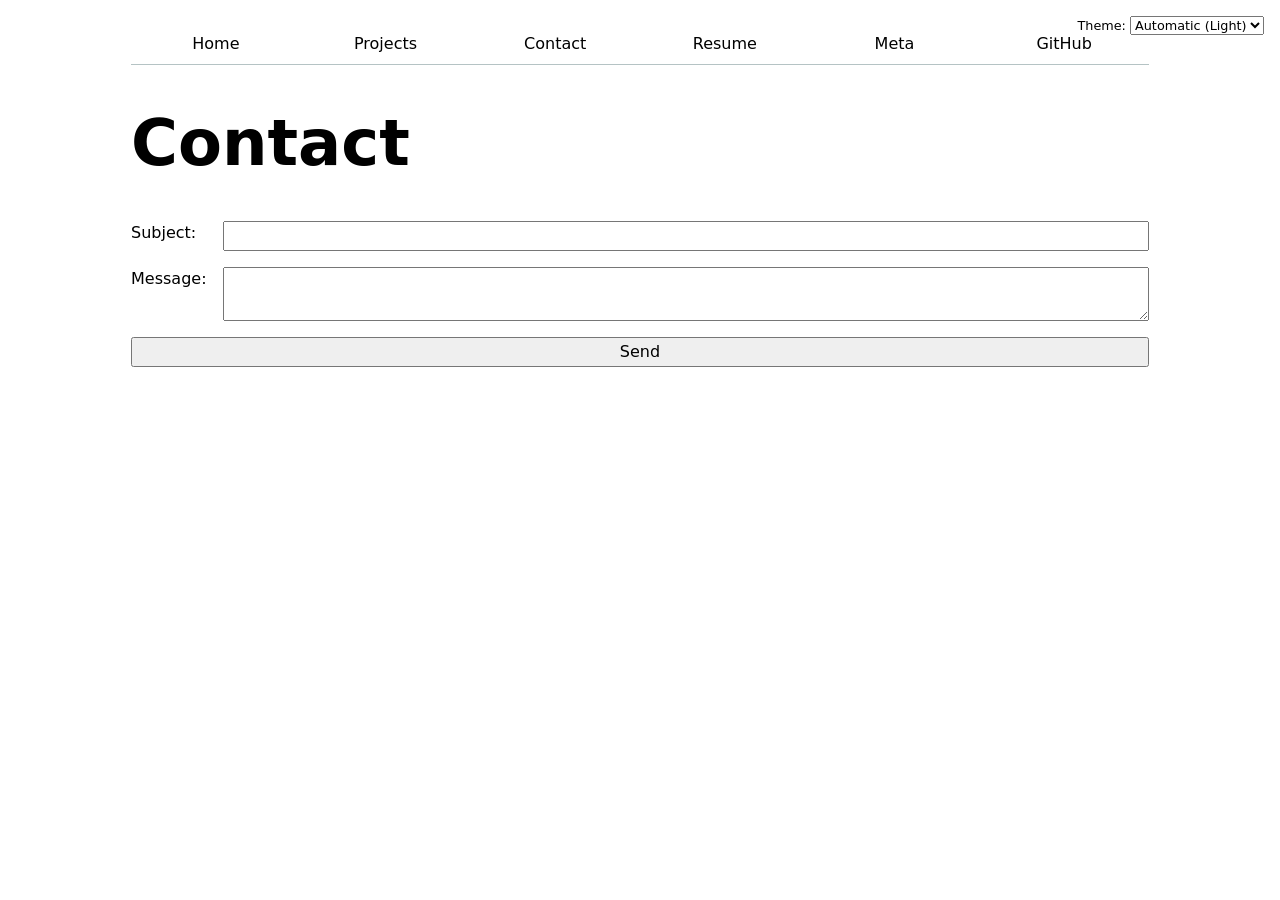
<file: contact/index.html>
<!DOCTYPE html>
<html lang="en">
<head>
    <meta charset="UTF-8">
    <meta name="viewport" content="width=device-width, initial-scale=1.0">
    <title>Contact</title>
    <link rel = "stylesheet" href = "../style.css">
    <script type = "module" src="../global.js"></script>
</head>
<body>

    <h1>Contact</h1>
    <form action="mailto:ejl022@ucsd.edu" method="get">
        <label>Subject:<input name = "subject"></label>
        <label>Message:<textarea name = "body"></textarea></label>
        <button>Send</button>
        
    </form>

</body>
</html>
</file>
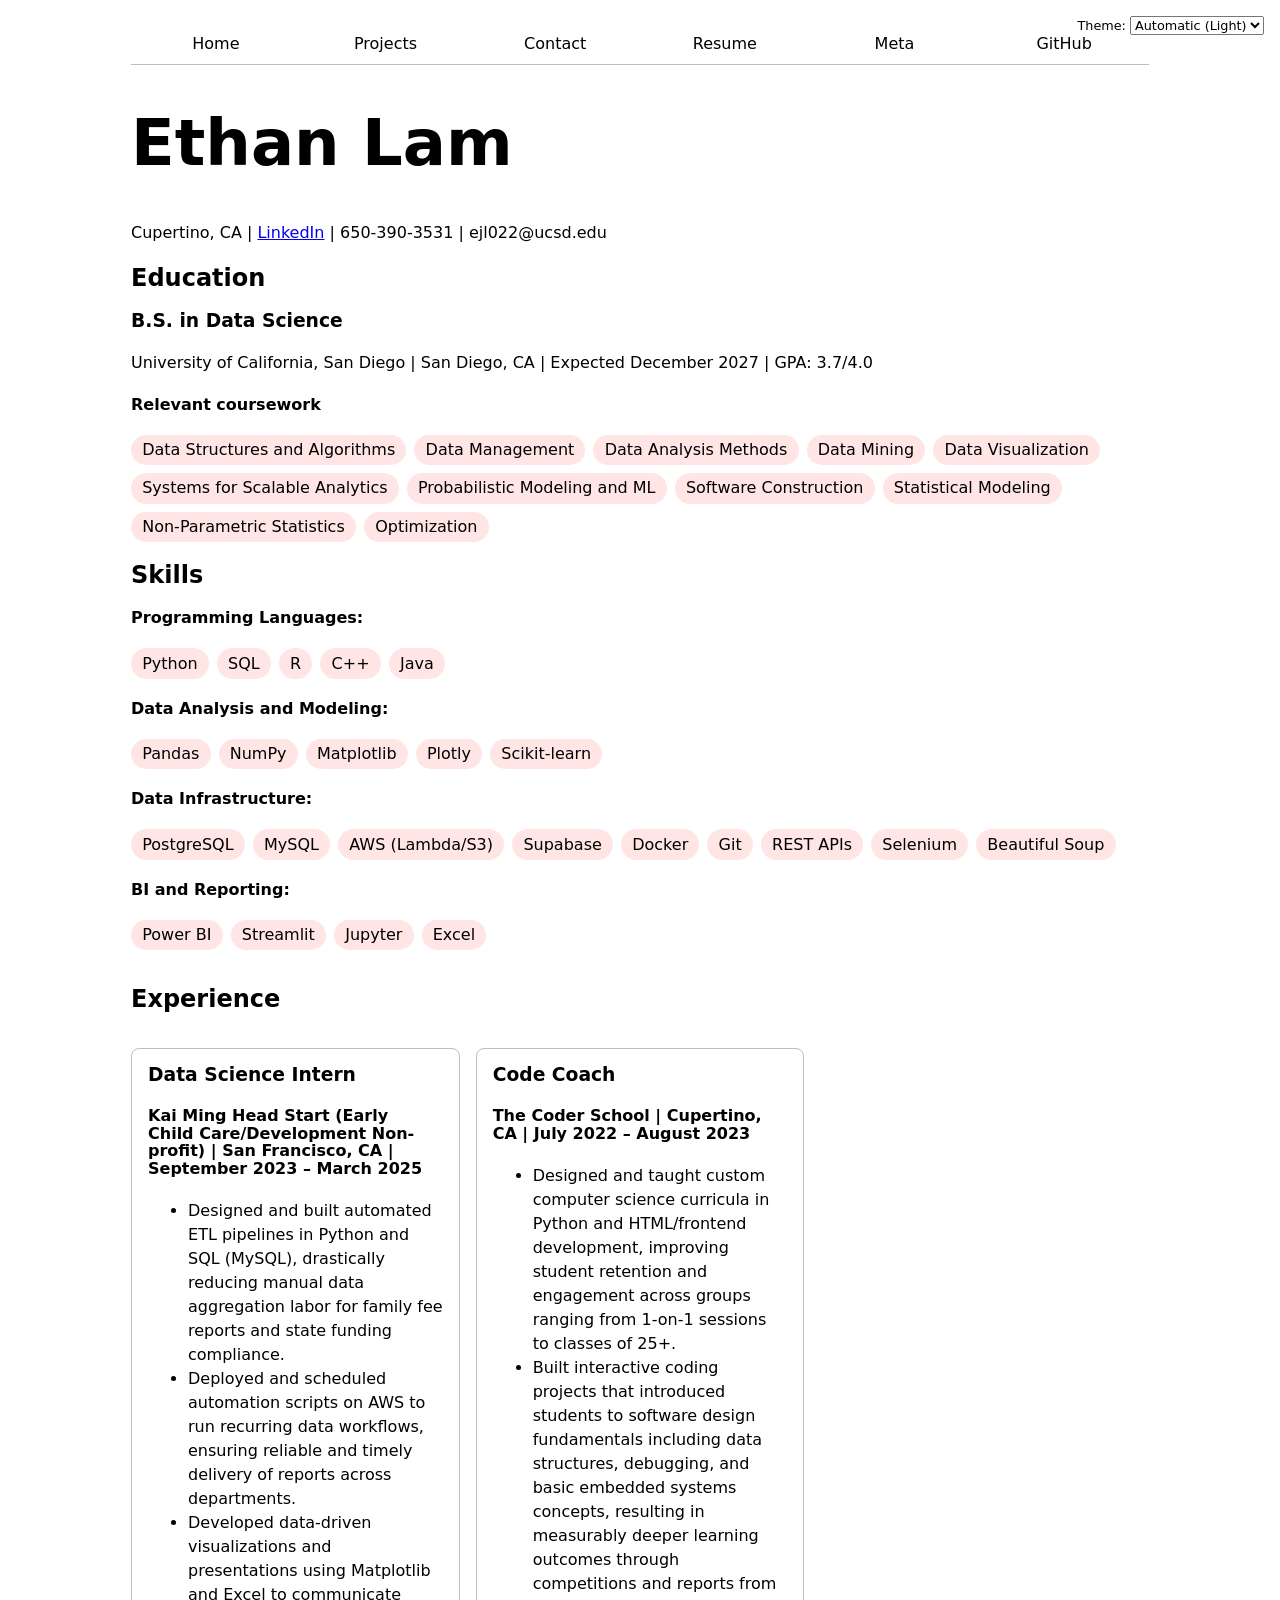
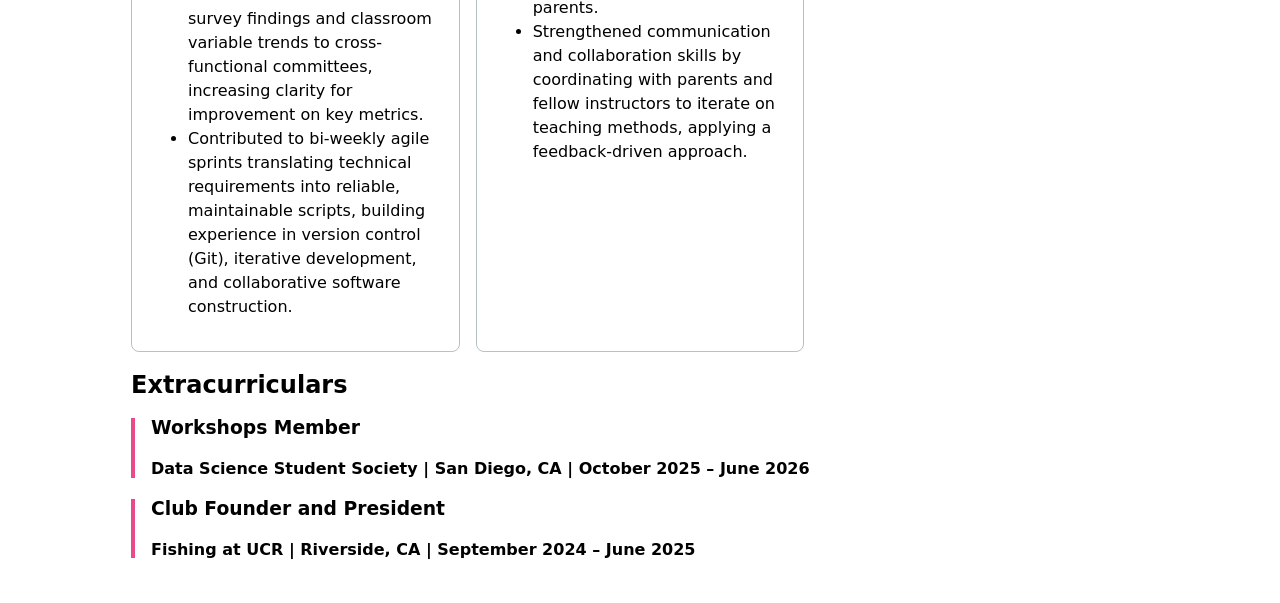
<file: cv/index.html>
<!DOCTYPE html>
<html lang="en">
<head>
    <meta charset="UTF-8">
    <meta name="viewport" content="width=device-width, initial-scale=1.0">
    <title>Resume</title>
    <link rel = "stylesheet" href = "../style.css">
    <script type = "module" src="../global.js"></script>

</head>
<body class="resume">
    
    <header>
    <h1>Ethan Lam</h1>
    <p>
      Cupertino, CA |
      <a href="https://www.linkedin.com/in/ethanjlam" target="_blank">LinkedIn</a> | 650-390-3531 | ejl022@ucsd.edu
    </p>
  </header>
 
  <section class="education">
    <h2>Education</h2>
 
    <article>
      <header>
        <h3>B.S. in Data Science</h3>
        <p>
          University of California, San Diego | San Diego, CA |
          Expected <time datetime="2027-12">December 2027</time> |
          GPA: 3.7/4.0</p>
      </header>
      <h4>Relevant coursework</h4>
      <ul>
        <li>Data Structures and Algorithms</li>
        <li>Data Management</li>
        <li>Data Analysis Methods</li>
        <li>Data Mining</li>
        <li>Data Visualization</li>
        <li>Systems for Scalable Analytics</li>
        <li>Probabilistic Modeling and ML</li>
        <li>Software Construction</li>
        <li>Statistical Modeling</li>
        <li>Non-Parametric Statistics</li>
        <li>Optimization</li>
      </ul>
    </article>
  </section>
 
  <section class="skills">
    <h2>Skills</h2>
    <h4>Programming Languages:</h4>
    <ul>
        <li>Python</li>
        <li>SQL</li>
        <li>R</li>
        <li>C++</li>
        <li>Java</li>
    </ul>
    <h4>Data Analysis and Modeling:</h4>
    <ul>
        <li>Pandas</li>
        <li>NumPy</li>
        <li>Matplotlib</li>
        <li>Plotly</li>
        <li>Scikit-learn</li>
    </ul>
    <h4>Data Infrastructure:</h4>
    <ul>
        <li>PostgreSQL</li>
        <li>MySQL</li>
        <li>AWS (Lambda/S3)</li>
        <li>Supabase</li>
        <li>Docker</li>
        <li>Git</li>
        <li>REST APIs</li>
        <li>Selenium</li>
        <li>Beautiful Soup</li>
    </ul>
    <h4>BI and Reporting:</h4>
    <ul>
        <li>Power BI</li>
        <li>Streamlit</li>
        <li>Jupyter</li>
        <li>Excel</li>
    </ul>

  </section>
 
  <section class="experience">
    <h2>Experience</h2>
 
    <article>
      <header>
        <h3>Data Science Intern</h3>
        <h4>Kai Ming Head Start (Early Child Care/Development Non-profit) | San Francisco, CA |
          <time datetime="2023-09">September 2023</time> –
          <time datetime="2025-03">March 2025</time>
        </h4>
      </header>
      <ul>
        <li>Designed and built automated ETL pipelines in Python and SQL (MySQL), drastically reducing manual data aggregation labor for family fee reports and state funding compliance.</li>
        <li>Deployed and scheduled automation scripts on AWS to run recurring data workflows, ensuring reliable and timely delivery of reports across departments.</li>
        <li>Developed data-driven visualizations and presentations using Matplotlib and Excel to communicate survey findings and classroom variable trends to cross-functional committees, increasing clarity for improvement on key metrics.</li>
        <li>Contributed to bi-weekly agile sprints translating technical requirements into reliable, maintainable scripts, building experience in version control (Git), iterative development, and collaborative software construction.</li>
      </ul>
    </article>
 
    <article>
      <header>
        <h3>Code Coach</h3>
        <h4>The Coder School | Cupertino, CA |
          <time datetime="2022-07">July 2022</time> –
          <time datetime="2023-08">August 2023</time>
        </h4>
      </header>
      <ul>
        <li>Designed and taught custom computer science curricula in Python and HTML/frontend development, improving student retention and engagement across groups ranging from 1-on-1 sessions to classes of 25+.</li>
        <li>Built interactive coding projects that introduced students to software design fundamentals including data structures, debugging, and basic embedded systems concepts, resulting in measurably deeper learning outcomes through competitions and reports from parents.</li>
        <li>Strengthened communication and collaboration skills by coordinating with parents and fellow instructors to iterate on teaching methods, applying a feedback-driven approach.</li>
      </ul>
    </article>
  </section>
 
  <section class="extracurriculars">
    <h2>Extracurriculars</h2>

    <article>
      <header>
        <h3>Workshops Member</h3>
        <h4>
          Data Science Student Society | San Diego, CA |
          <time datetime="2025-10">October 2025</time> –
          <time datetime="2026-06">June 2026</time>
        </h4>
      </header>
    </article>
 
    <article>
      <header>
        <h3>Club Founder and President</h3>
        <h4>
          Fishing at UCR | Riverside, CA |
          <time datetime="2024-09">September 2024</time> –
          <time datetime="2025-06">June 2025</time>
        </h4>
      </header>
    </article>
  </section>
</body>
</html>
</file>
<file: style.css>
:root {
  --color-accent: oklch(65% 50% 0);
  accent-color: var(--color-accent);
  color-scheme: light dark;
  --border-color: oklch(50% 10% 200 / 40%);
}

body {
  
  font: 100%/1.5 system-ui;
  max-width: 100ch;
  margin-inline: auto;  
  padding: 1em;

}

nav {
  --border-color: oklch(50% 10% 200 / 40%);
  display: flex;
  margin-bottom: 1em;
  border-bottom: 1px solid var(--border-color);
}

nav a {
  flex: 1;
  text-decoration: none;
  color: inherit;
  text-align: center;
  padding: 0.5em;
}

nav a.current {
  border-bottom: 0.4em solid var(--border-color);
  padding-bottom: 0.1em;
}

nav a:hover {
  border-bottom: 0.4em solid var(--color-accent);
  padding-bottom: 0.1em;
  background-color: color-mix(in oklch, var(--color-accent), canvas 85%);
}

.color-scheme {
  position: absolute;
  top: 1rem;
  right: 1rem;
  font-size: 80%;
}

input, textarea, button, select {
  font:inherit;
}

form {
  display: grid;
  grid-template-columns: auto 1fr;
  gap: 1em;
}

form label {
  display: grid;
  grid-template-columns: subgrid;
  grid-column: 1 / -1;
}

form button {
  grid-column: 1 / -1;
}

.projects {
  display: grid;
  grid-template-columns: repeat(auto-fill, minmax(15em, 1fr));
  gap: 1em;
}

.projects article {
  grid-template-rows: subgrid;
  grid-row: span 3;
  display:grid;
}

.projects img {
  max-width: 100%;
  height: auto;
}

.projects h2 {
  margin: 0;
}

h1 {
  font-size: 400%;
}

h1, h2, h3, h4, h5, h6 {
  line-height: 1.1;
  text-wrap: balance;
}

.skills ul {
  display: flex;
  flex-wrap: wrap;
  gap: 0.5em;
  list-style: none;
  padding: 0;
}

.skills li {
  background-color: color-mix(in oklch, var(--color-accent), canvas 85%);
  padding: 0.2em 0.7em;
  border-radius: 1em;
}

.education ul {
  display: flex;
  flex-wrap: wrap;
  gap: 0.5em;
  list-style: none;
  padding: 0;
}

.education li {
  background-color: color-mix(in oklch, var(--color-accent), canvas 85%);
  padding: 0.2em 0.7em;
  border-radius: 1em;
}

.experience {
  display: grid;
  grid-template-columns: repeat(auto-fill, minmax(20em, 1fr));
  gap: 1em;
}

.experience article {
  border: 1px solid var(--border-color);
  border-radius: 0.5em;
  padding: 1em;
}

.experience h2 {
  grid-column: 1 / -1;
}

.experience h3 {
    margin-top: 0;
    margin-bottom: 0;
}

.extracurriculars article{
  border-left: 0.25em solid var(--color-accent);
  padding-left: 1em;
  margin-block: 1em;
}

#profile-stats dl {
  display: grid;
  grid-template-columns: repeat(4, 1fr);
}

#profile-stats dt {
  grid-row: 1;
}

#profile-stats dd {
  grid-row: 2;
  margin: 0;
  font-size: 2em;
  font-weight: bold;
}

.stats {
  display: grid;
  grid-auto-flow: column;
  grid-auto-columns: 1fr;
  gap: 0 1em;
}

.stats dt{
  grid-row: 1;
}

.stats dd{
  grid-row: 2;
  margin: 0;
  font-size: 2em;
  font-weight: bold;
}

.project-year {
  font-family: Baskerville, serif;
  font-variant-numeric: oldstyle-nums;
  color:gray;
  margin-top: 0.25em;
}

#projects-pie-plot{
  max-width:20em;
  margin-block: 2em;
  overflow: visible;
}

.swatch {
  display: inline-block;
  width: 1em;
  aspect-ratio: 1/1;
  background-color: var(--color);
  border-radius: 50%;
}

.legend {
  flex: 1;
  display: grid;
  grid-template-columns: repeat(auto-fill, minmax(9em, 1fr));
  gap: 1em;
  border: 1px solid #ccc;
  padding: 1em;
  margin: 1em 0;
  list-style: none;
}

.legend-item {
  display: flex;
  align-items: center;
  gap: 0.5em;
}

.container {
  display: flex;
  align-items: center;
  gap: 2em;
}

.searchBar {
  width: 100%;
  padding: 0.5em;
  font: inherit;
  margin-block: 1em;
}

#projects-pie-plot path {
  transition: 300ms;
  cursor: pointer;
}

#projects-pie-plot:has(path:hover) path:not(:hover) {
  opacity: 0.5;
}

#projects-pie-plot path.selected, .legend-item.selected {
  --color: oklch(60% 45% 0) !important;
}

#projects-pie-plot path.selected {
  fill: var(--color);
}

.legend-item.selected {
  font-weight: bold;
}

.gridlines line {
  stroke-opacity: 0.2;
}

.gridlines .domain {
  display: none;
}

dl.info {
  display:grid;
  grid-template-columns: auto 1fr;
  gap: 0.25em 1em;
  margin: 0;

  transition-duration: 500ms;
  transition-property: opacity, visibility;
}

dl.info dt {
  grid-column: 1;
  opacity: 0.7;
}

dl.info dd {
  grid-column: 2;
  margin: 0;
  font-weight: bold;
}

dl.info[hidden]:not(:hover, :focus-within) {
  opacity: 0;
  visibility: hidden;
}

.tooltip {
  position: fixed;
  width: max-content;
  top: 1em;
  left: 1em;
  padding: 0.75em 1em;
  background-color: color-mix(in oklch, canvas 85%, transparent);
  backdrop-filter: blur(4px);
  border-radius: 0.5em;
  box-shadow: 0 2px 8px rgb(0 0 0/0.25);
}

circle {
  transition: all 200ms, r calc(var(--r) * 100ms);
  transform-origin: center;
  transform-box: fill-box;

  @starting-style {
    r: 0;
  }
}

circle:hover {
  transform: scale(1.5);
}

@keyframes marching-ants {
  to {
    stroke-dashoffset: -8;
  }
}

.selection {
  fill-opacity: 0.1;
  stroke: currentColor;
  stroke-opacity: 0.7;
  stroke-dasharray: 5 3;
  animation: marching-ants 2s linear infinite;
}

circle.selected {
  fill: #ff6b6b;
}

#files {
  display: grid;
  grid-template-columns: 1fr 4fr;

  > div {
    grid-column: 1 / -1;
    display: grid;
    grid-template-columns: subgrid;
  }

  dt {
    grid-column: 1;
  }

  dd {
    grid-column: 2;
    display: flex;
    flex-wrap: wrap;
    align-items: start;
    align-content: start;
    gap: 0.15em;
    padding-top: 0.6em;
    margin-left: 0;
  }
  small {
    display: block;
    font-size: 0.75em;
    opacity: 0.6;
  }
}

.loc {
  display: flex;
  width: 0.5em;
  aspect-ratio: 1;
  background: var(--color);
  border-radius: 50%;
}

#scrolly-1,
#scrolly-2 {
  position: relative;
  display: flex;
  gap: 1rem;

  > * {
    flex: 1;
  }
}

#scatter-story,
#files-story {
  position: relative;
}

#scatter-plot {
  position: sticky;
  top: 2.5rem;
  left: 0;
  bottom: auto;
  height: 50vh;
}

#scatter-story .step,
#files-story .step {
  padding-bottom: 10vh;
}

#files-plot {
  position: sticky;
  top: 2rem;
  align-self: start;
}
</file>
